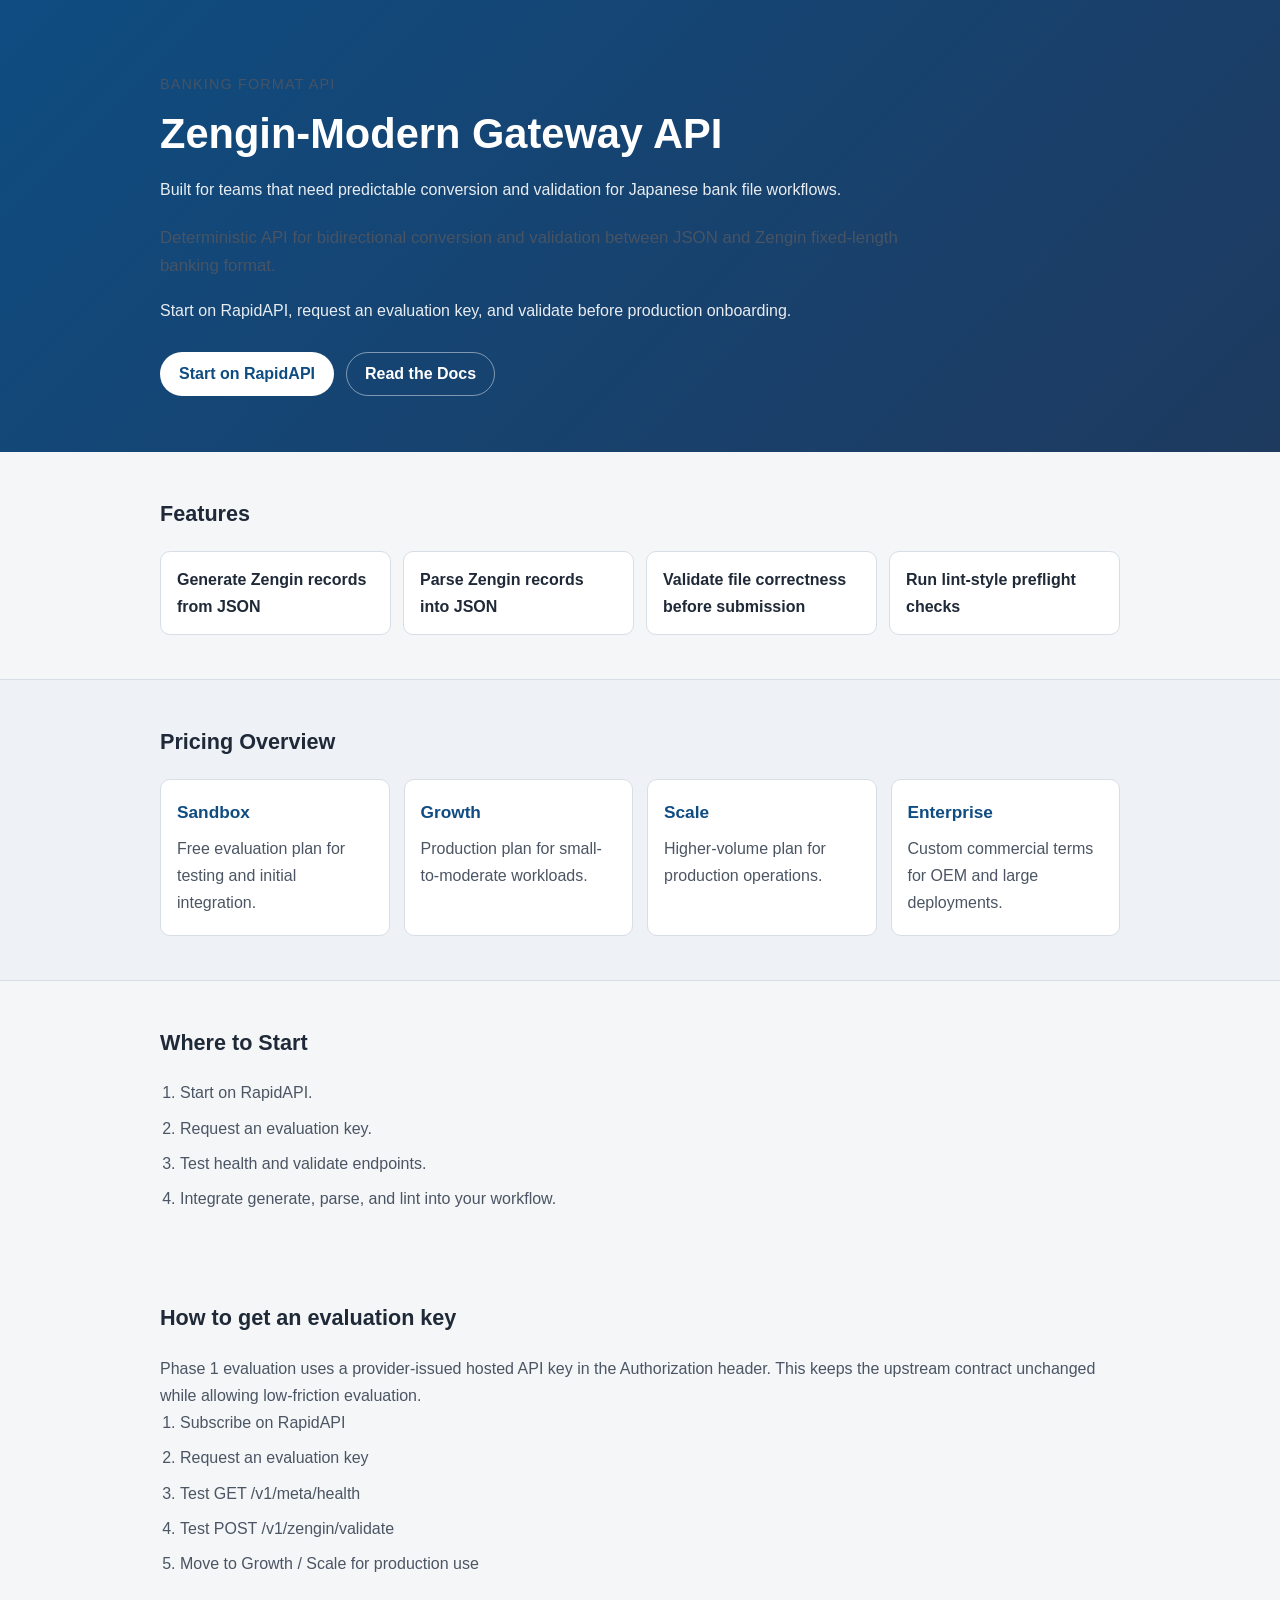
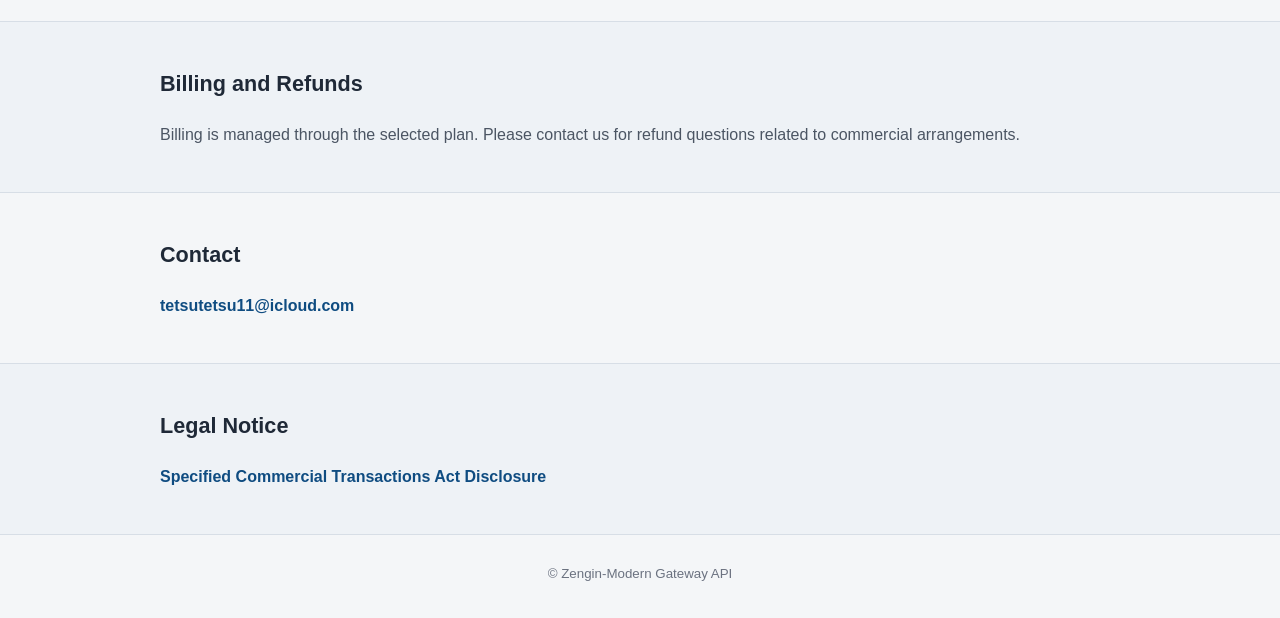
<file: index.html>
<!DOCTYPE html>
<html lang="en">
<head>
  <meta charset="UTF-8">
  <meta name="viewport" content="width=device-width, initial-scale=1.0">
  <title>Zengin-Modern Gateway API</title>
  <meta name="description" content="Deterministic API for bidirectional conversion and validation between JSON and Zengin fixed-length banking format.">
  <link rel="stylesheet" href="styles.css">
</head>
<body>
  <header class="hero">
    <div class="container">
      <p class="eyebrow">Banking Format API</p>
      <h1>Zengin-Modern Gateway API</h1>
      <p class="hero-copy">Built for teams that need predictable conversion and validation for Japanese bank file workflows.</p>
      <p class="lead">Deterministic API for bidirectional conversion and validation between JSON and Zengin fixed-length banking format.</p>
      <p class="hero-copy">Start on RapidAPI, request an evaluation key, and validate before production onboarding.</p>
      <div class="hero-actions">
        <a class="button button-primary" href="https://rapidapi.com/kodomonocch1/api/zengin-modern-gateway-api">Start on RapidAPI</a>
        <a class="button button-secondary" href="#where-to-start">Read the Docs</a>
      </div>
    </div>
  </header>

  <main>
    <section class="section">
      <div class="container">
        <h2>Features</h2>
        <ul class="feature-list">
          <li>Generate Zengin records from JSON</li>
          <li>Parse Zengin records into JSON</li>
          <li>Validate file correctness before submission</li>
          <li>Run lint-style preflight checks</li>
        </ul>
      </div>
    </section>

    <section class="section alt">
      <div class="container">
        <h2>Pricing Overview</h2>
        <div class="pricing-grid">
          <article class="card">
            <h3>Sandbox</h3>
            <p>Free evaluation plan for testing and initial integration.</p>
          </article>
          <article class="card">
            <h3>Growth</h3>
            <p>Production plan for small-to-moderate workloads.</p>
          </article>
          <article class="card">
            <h3>Scale</h3>
            <p>Higher-volume plan for production operations.</p>
          </article>
          <article class="card">
            <h3>Enterprise</h3>
            <p>Custom commercial terms for OEM and large deployments.</p>
          </article>
        </div>
      </div>
    </section>

    <section class="section" id="where-to-start">
      <div class="container">
        <h2>Where to Start</h2>
        <ol class="step-list">
          <li>Start on RapidAPI.</li>
          <li>Request an evaluation key.</li>
          <li>Test health and validate endpoints.</li>
          <li>Integrate generate, parse, and lint into your workflow.</li>
        </ol>
      </div>
    </section>

    <section class="section">
      <div class="container">
        <h2>How to get an evaluation key</h2>
        <p>Phase 1 evaluation uses a provider-issued hosted API key in the Authorization header. This keeps the upstream contract unchanged while allowing low-friction evaluation.</p>
        <ol class="step-list">
          <li>Subscribe on RapidAPI</li>
          <li>Request an evaluation key</li>
          <li>Test GET /v1/meta/health</li>
          <li>Test POST /v1/zengin/validate</li>
          <li>Move to Growth / Scale for production use</li>
        </ol>
      </div>
    </section>

    <section class="section alt">
      <div class="container">
        <h2>Billing and Refunds</h2>
        <p>Billing is managed through the selected plan. Please contact us for refund questions related to commercial arrangements.</p>
      </div>
    </section>

    <section class="section">
      <div class="container">
        <h2>Contact</h2>
        <p><a href="mailto:tetsutetsu11@icloud.com">tetsutetsu11@icloud.com</a></p>
      </div>
    </section>

    <section class="section alt">
      <div class="container">
        <h2>Legal Notice</h2>
        <p><a href="https://kodomonocch1.github.io/zengin-modern-gateway-site/tokushoho.html">Specified Commercial Transactions Act Disclosure</a></p>
      </div>
    </section>
  </main>

  <footer class="footer">
    <div class="container">
      <small>&copy; Zengin-Modern Gateway API</small>
    </div>
  </footer>
</body>
</html>
</file>
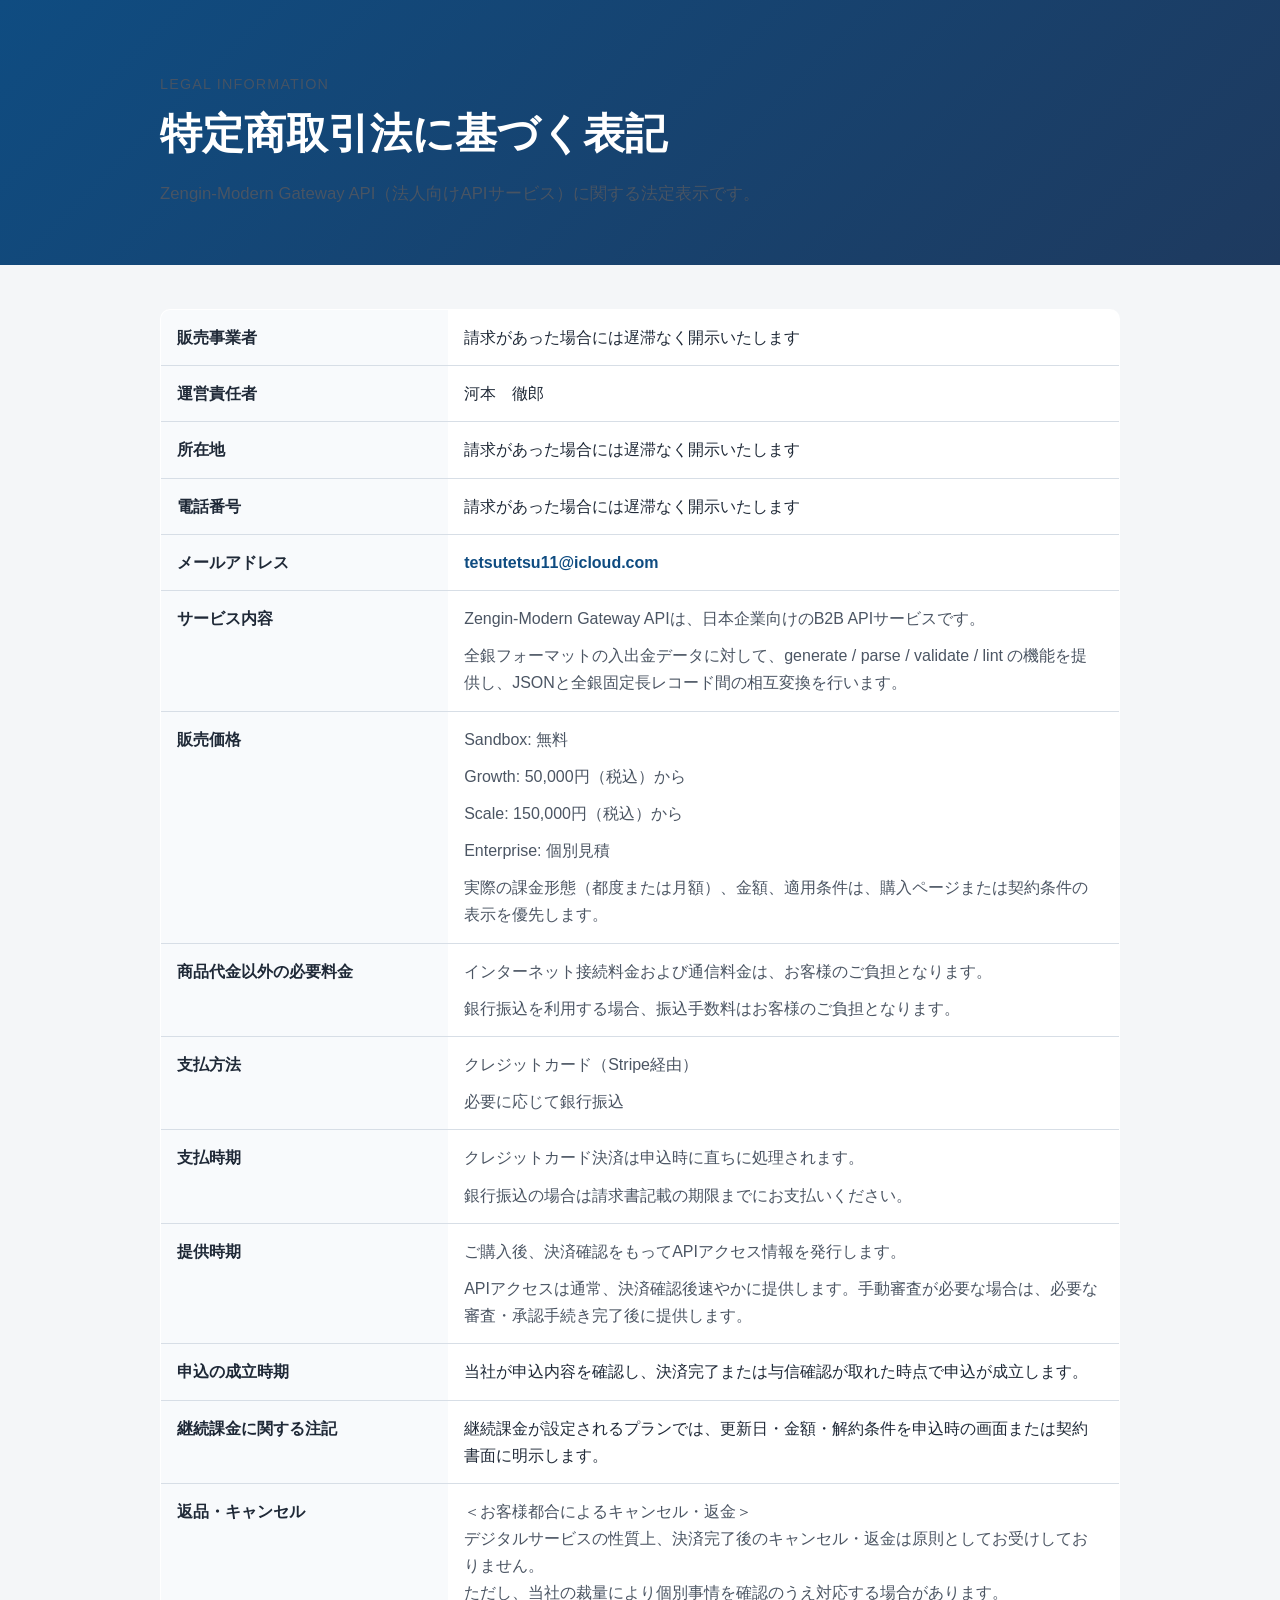
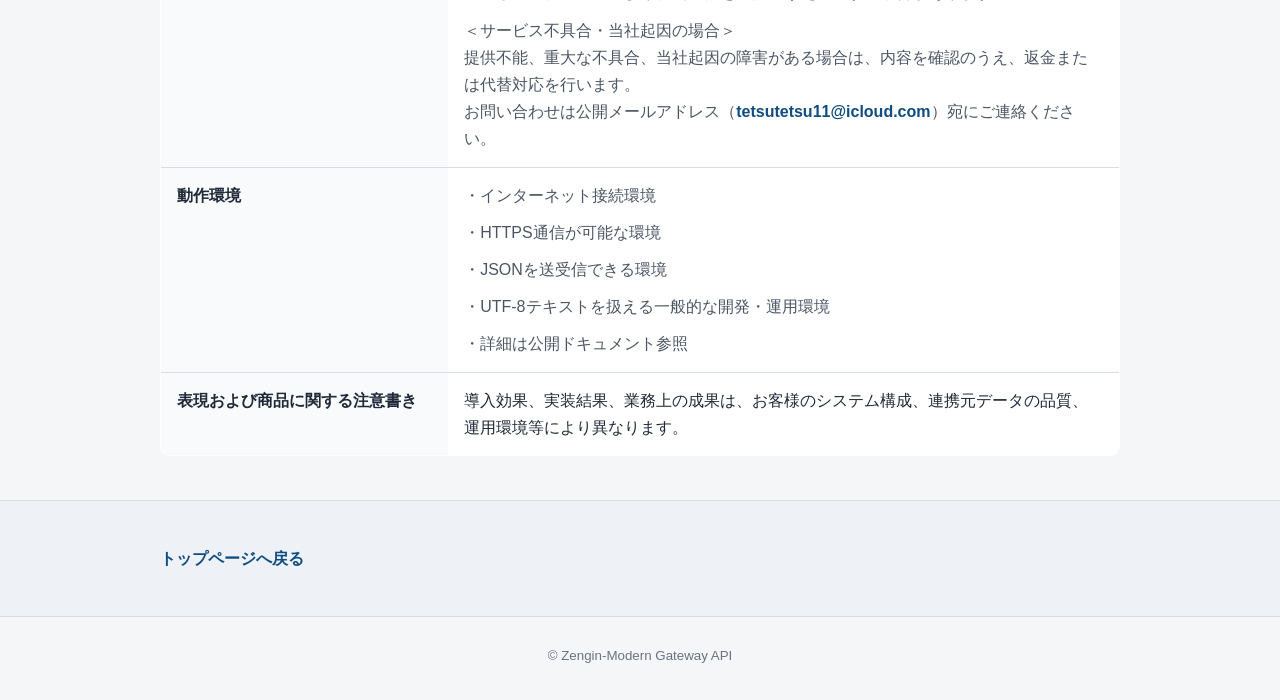
<file: tokushoho.html>
<!DOCTYPE html>
<html lang="ja">
<head>
  <meta charset="UTF-8">
  <meta name="viewport" content="width=device-width, initial-scale=1.0">
  <title>特定商取引法に基づく表記 | Zengin-Modern Gateway API</title>
  <meta name="description" content="Zengin-Modern Gateway APIの特定商取引法に基づく表記">
  <link rel="stylesheet" href="styles.css">
  <style>
    .legal-table {
      width: 100%;
      border-collapse: collapse;
      background: #fff;
      border: 1px solid var(--line);
      border-radius: 10px;
      overflow: hidden;
    }

    .legal-table th,
    .legal-table td {
      border-bottom: 1px solid var(--line);
      padding: 14px 16px;
      text-align: left;
      vertical-align: top;
    }

    .legal-table tr:last-child th,
    .legal-table tr:last-child td {
      border-bottom: none;
    }

    .legal-table th {
      width: 30%;
      background: #f8fafc;
      color: #1f2937;
      font-weight: 700;
    }

    .legal-table td p + p {
      margin-top: 10px;
    }
  </style>
</head>
<body>
  <header class="hero">
    <div class="container">
      <p class="eyebrow">Legal Information</p>
      <h1>特定商取引法に基づく表記</h1>
      <p class="lead">Zengin-Modern Gateway API（法人向けAPIサービス）に関する法定表示です。</p>
    </div>
  </header>

  <main>
    <section class="section">
      <div class="container">
        <table class="legal-table" aria-label="特定商取引法に基づく表記">
          <tbody>
            <tr>
              <th>販売事業者</th>
              <td>請求があった場合には遅滞なく開示いたします</td>
            </tr>
            <tr>
              <th>運営責任者</th>
              <td>河本　徹郎</td>
            </tr>
            <tr>
              <th>所在地</th>
              <td>請求があった場合には遅滞なく開示いたします</td>
            </tr>
            <tr>
              <th>電話番号</th>
              <td>請求があった場合には遅滞なく開示いたします</td>
            </tr>
            <tr>
              <th>メールアドレス</th>
              <td><a href="mailto:tetsutetsu11@icloud.com">tetsutetsu11@icloud.com</a></td>
            </tr>
            <tr>
              <th>サービス内容</th>
              <td>
                <p>Zengin-Modern Gateway APIは、日本企業向けのB2B APIサービスです。</p>
                <p>全銀フォーマットの入出金データに対して、generate / parse / validate / lint の機能を提供し、JSONと全銀固定長レコード間の相互変換を行います。</p>
              </td>
            </tr>
            <tr>
              <th>販売価格</th>
              <td>
                <p>Sandbox: 無料</p>
                <p>Growth: 50,000円（税込）から</p>
                <p>Scale: 150,000円（税込）から</p>
                <p>Enterprise: 個別見積</p>
                <p>実際の課金形態（都度または月額）、金額、適用条件は、購入ページまたは契約条件の表示を優先します。</p>
              </td>
            </tr>
            <tr>
              <th>商品代金以外の必要料金</th>
              <td>
                <p>インターネット接続料金および通信料金は、お客様のご負担となります。</p>
                <p>銀行振込を利用する場合、振込手数料はお客様のご負担となります。</p>
              </td>
            </tr>
            <tr>
              <th>支払方法</th>
              <td>
                <p>クレジットカード（Stripe経由）</p>
                <p>必要に応じて銀行振込</p>
              </td>
            </tr>
            <tr>
              <th>支払時期</th>
              <td>
                <p>クレジットカード決済は申込時に直ちに処理されます。</p>
                <p>銀行振込の場合は請求書記載の期限までにお支払いください。</p>
              </td>
            </tr>
            <tr>
              <th>提供時期</th>
              <td>
                <p>ご購入後、決済確認をもってAPIアクセス情報を発行します。</p>
                <p>APIアクセスは通常、決済確認後速やかに提供します。手動審査が必要な場合は、必要な審査・承認手続き完了後に提供します。</p>
              </td>
            </tr>
            <tr>
              <th>申込の成立時期</th>
              <td>当社が申込内容を確認し、決済完了または与信確認が取れた時点で申込が成立します。</td>
            </tr>
            <tr>
              <th>継続課金に関する注記</th>
              <td>継続課金が設定されるプランでは、更新日・金額・解約条件を申込時の画面または契約書面に明示します。</td>
            </tr>
            <tr>
              <th>返品・キャンセル</th>
              <td>
                <p>＜お客様都合によるキャンセル・返金＞<br>デジタルサービスの性質上、決済完了後のキャンセル・返金は原則としてお受けしておりません。<br>ただし、当社の裁量により個別事情を確認のうえ対応する場合があります。</p>
                <p>＜サービス不具合・当社起因の場合＞<br>提供不能、重大な不具合、当社起因の障害がある場合は、内容を確認のうえ、返金または代替対応を行います。<br>お問い合わせは公開メールアドレス（<a href="mailto:tetsutetsu11@icloud.com">tetsutetsu11@icloud.com</a>）宛にご連絡ください。</p>
              </td>
            </tr>
            <tr>
              <th>動作環境</th>
              <td>
                <p>・インターネット接続環境</p>
                <p>・HTTPS通信が可能な環境</p>
                <p>・JSONを送受信できる環境</p>
                <p>・UTF-8テキストを扱える一般的な開発・運用環境</p>
                <p>・詳細は公開ドキュメント参照</p>
              </td>
            </tr>
            <tr>
              <th>表現および商品に関する注意書き</th>
              <td>導入効果、実装結果、業務上の成果は、お客様のシステム構成、連携元データの品質、運用環境等により異なります。</td>
            </tr>
          </tbody>
        </table>
      </div>
    </section>

    <section class="section alt">
      <div class="container">
        <p><a href="index.html">トップページへ戻る</a></p>
      </div>
    </section>
  </main>

  <footer class="footer">
    <div class="container">
      <small>&copy; Zengin-Modern Gateway API</small>
    </div>
  </footer>
</body>
</html>
</file>
<file: styles.css>
:root {
  --bg: #f4f6f8;
  --surface: #ffffff;
  --text: #1f2937;
  --muted: #4b5563;
  --line: #d7dee6;
  --accent: #0f4c81;
}

* {
  box-sizing: border-box;
}

body {
  margin: 0;
  font-family: "Hiragino Kaku Gothic ProN", "Yu Gothic", "Meiryo", sans-serif;
  color: var(--text);
  background: var(--bg);
  line-height: 1.7;
}

.container {
  width: min(960px, 92%);
  margin: 0 auto;
}

.hero {
  background: linear-gradient(135deg, #0f4c81, #1e3a5f);
  color: #fff;
  padding: 72px 0 56px;
}

.eyebrow {
  margin: 0 0 12px;
  font-size: 0.9rem;
  letter-spacing: 0.08em;
  text-transform: uppercase;
  opacity: 0.9;
}

h1 {
  margin: 0;
  font-size: clamp(1.9rem, 4vw, 2.6rem);
  line-height: 1.25;
}

.lead {
  margin: 20px 0 0;
  max-width: 760px;
  font-size: 1.05rem;
  opacity: 0.95;
}

.hero-copy {
  margin: 16px 0 0;
  max-width: 720px;
  color: rgba(255, 255, 255, 0.9);
}

.hero-actions {
  display: flex;
  flex-wrap: wrap;
  gap: 12px;
  margin-top: 28px;
}

.button {
  display: inline-flex;
  align-items: center;
  justify-content: center;
  min-height: 44px;
  padding: 0 18px;
  border-radius: 999px;
  border: 1px solid transparent;
}

.button:hover {
  text-decoration: none;
}

.button-primary {
  background: #ffffff;
  color: var(--accent);
}

.button-secondary {
  border-color: rgba(255, 255, 255, 0.45);
  color: #ffffff;
}

.section {
  padding: 44px 0;
}

.section.alt {
  background: #eef2f6;
  border-top: 1px solid var(--line);
  border-bottom: 1px solid var(--line);
}

h2 {
  margin: 0 0 18px;
  font-size: 1.35rem;
}

.feature-list {
  display: grid;
  grid-template-columns: repeat(auto-fit, minmax(160px, 1fr));
  gap: 12px;
  list-style: none;
  padding: 0;
  margin: 0;
}

.feature-list li {
  background: var(--surface);
  border: 1px solid var(--line);
  border-radius: 10px;
  padding: 14px 16px;
  font-weight: 600;
}

.step-list {
  margin: 0;
  padding-left: 20px;
  color: var(--muted);
}

.step-list li + li {
  margin-top: 8px;
}

.pricing-grid {
  display: grid;
  grid-template-columns: repeat(auto-fit, minmax(210px, 1fr));
  gap: 14px;
}

.card {
  background: var(--surface);
  border: 1px solid var(--line);
  border-radius: 10px;
  padding: 18px 16px;
}

.card h3 {
  margin: 0 0 8px;
  color: var(--accent);
  font-size: 1.08rem;
}

.card p,
p {
  margin: 0;
  color: var(--muted);
}

a {
  color: var(--accent);
  text-decoration: none;
  font-weight: 600;
}

a:hover {
  text-decoration: underline;
}

.footer {
  padding: 24px 0 32px;
  text-align: center;
  color: #6b7280;
}
</file>
